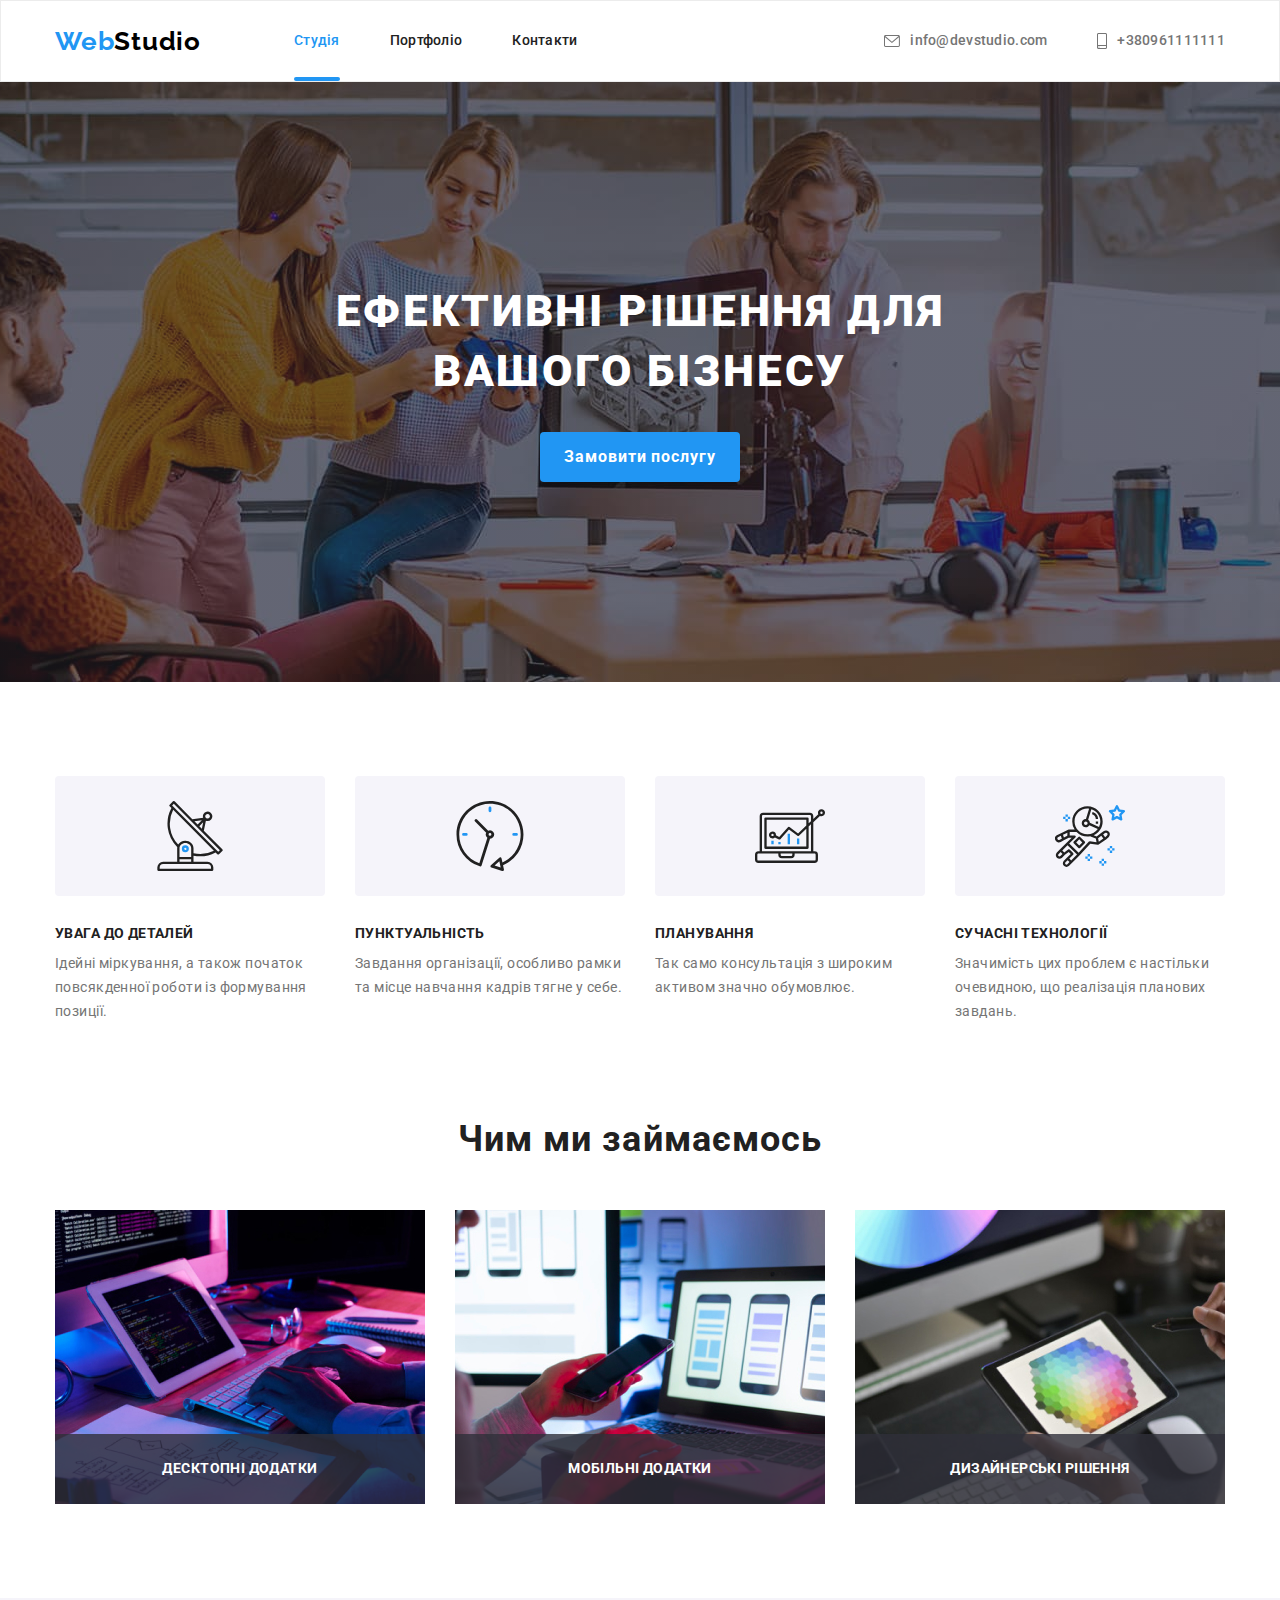
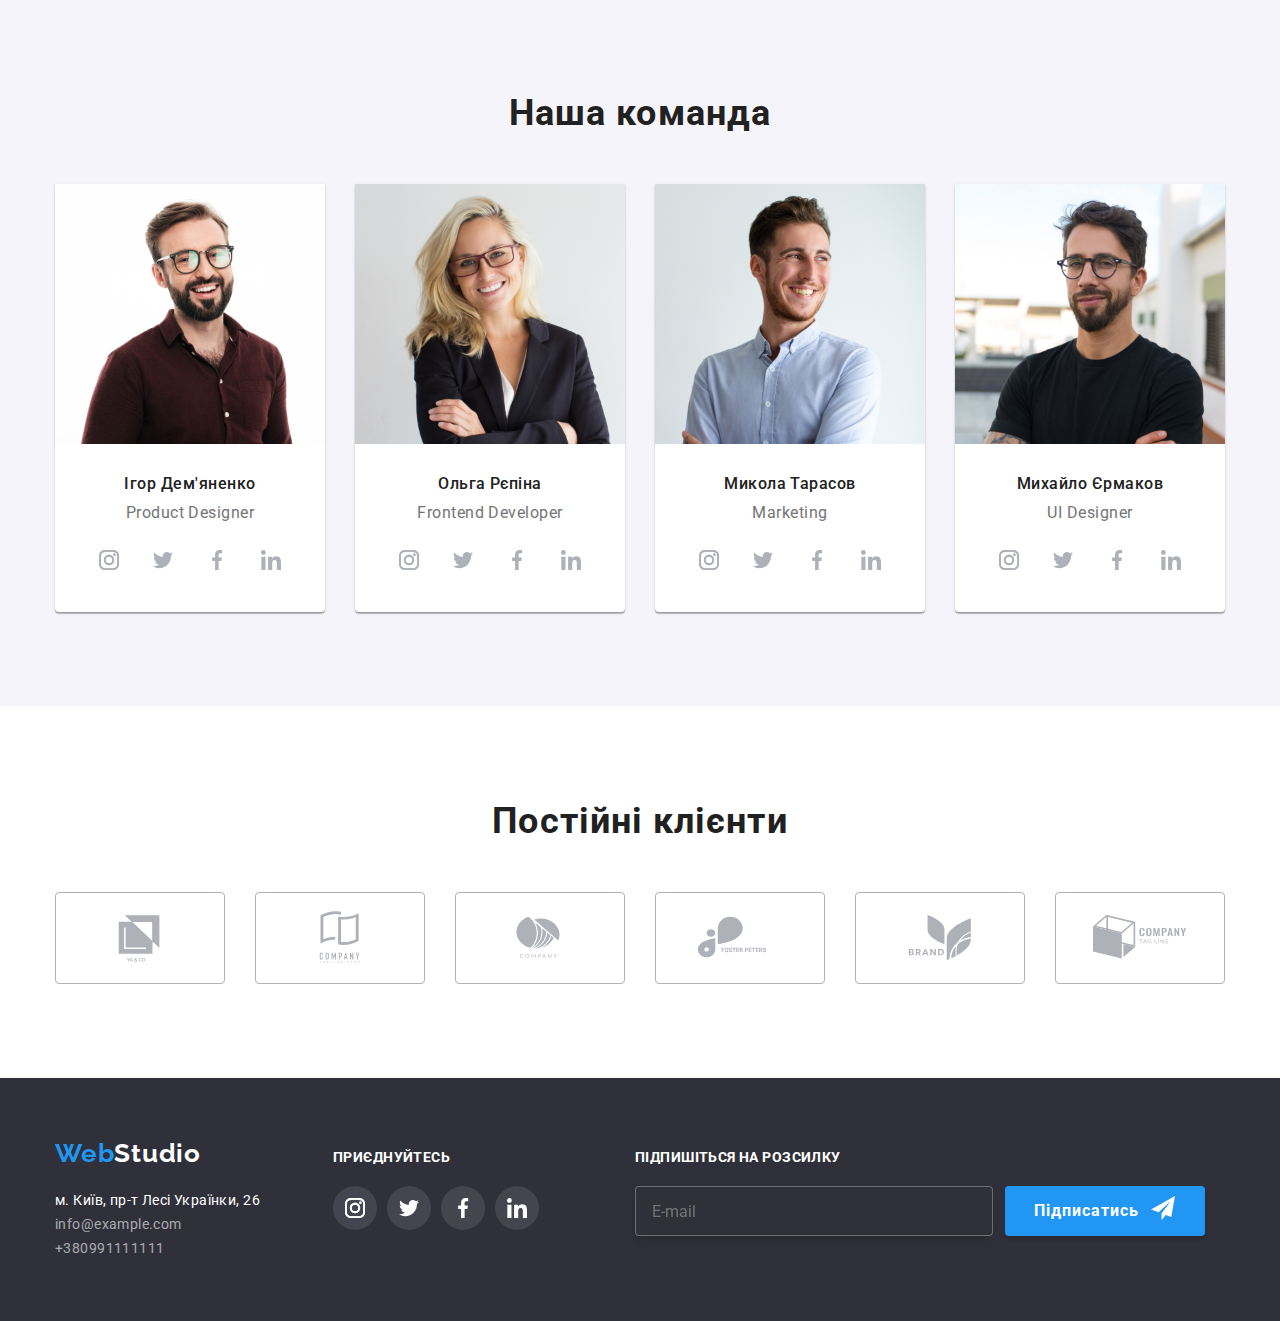
<file: index.html>
<!DOCTYPE html>
<html lang="uk">

<head>
    <meta charset="UTF-8">
    <meta http-equiv="X-UA-Compatible" content="IE=edge">
    <meta name="viewport" content="width=device-width, initial-scale=1.0">
    <title>Студія</title>
    <!-- Шрифти -->
    <link rel="preconnect" href="https://fonts.googleapis.com">
    <link rel="preconnect" href="https://fonts.gstatic.com" crossorigin>
    <link
        href="https://fonts.googleapis.com/css2?family=Raleway:wght@700&family=Roboto:ital,wght@0,400;0,500;0,700;1,900&display=swap"
        rel="stylesheet">
    <link rel="stylesheet"
        href="https://cdnjs.cloudflare.com/ajax/libs/modern-normalize/1.1.0/modern-normalize.min.css">
    <link rel="stylesheet" href="./CSS/main.min.css">
    <!-- <link rel="stylesheet" href="./CSS/styles.css"> -->
</head>

<body class="page" data-body>

    <!-- Секція хедер -->

    <header class="header">
        <div class="container header-container">
            <nav class="header-container">
                <a lang="en" class="logo header-logo" href="./index.html" aria-label="Посилання на студію">Web<span
                        class="logo__dark">Studio</span></a>
                <!-- Навігація сайту -->
                <ul class="nav">
                    <li class="nav__item">
                        <a class="nav nav--current active" href="">Студія</a>
                    </li>
                    <li class="nav__item"><a class="nav__link active" href="./portfolio.html">Портфоліо</a></li>
                    <li class="nav__item"><a class="nav__link active" href="">Контакти</a></li>
                </ul>
            </nav>
            <!-- Навігація контактів -->
            <ul class="nav nav--left">
                <li class="nav__group">
                    <a class="nav__mail active" href="mailto:info@devstudio.com">
                        <svg class="nav__icon active" width="16" height="12">
                            <use href="./images/icons.svg#icon-envelope-hover"></use>
                        </svg>
                        info@devstudio.com
                    </a>
                </li>
                <li>
                    <a class="nav__tel active" href="tel:+380961111111">
                        <svg class="nav__icon active" width="10" height="16">
                            <use href="./images/icons.svg#icon-smartphone"></use>
                        </svg>
                        +380961111111
                    </a>
                </li>
            </ul>
        </div>
    </header>

    <main>
        <!-- Секція Герой -->

        <section class="hero">
            <div class="container">
                <h1 class="hero-title">Ефективні рішення для вашого бізнесу</h1>
                <button class="btn btn--order" title="button" data-modal-open>Замовити послугу</button>
            </div>
        </section>

        <!--Модальне вікно  -->

        <div class="backdrop is-hidden" data-modal>
            <div class="modal">
                <button class="modal__close-btn" type="button" data-modal-close>
                    <svg class="modal__close-icon" width="18" height="18">
                        <use href="./images/icons.svg#icon-close"></use>
                    </svg>
                </button>
                <form class="modal__hero-form">
                    <strong class="modal__title">Залиште свої дані, ми передзвонимо вам</strong>
                    <div class="modal__inputs">
                        <label for="name">Ім'я</label>
                        <input 
                        type="text" 
                        name="name" 
                        autofocus
                        id="name" 
                        minlength="3"
                        maxlength="55"
                        placeholder="" 
                        class="modal__for-input" 
                        required />
                        <svg class="modal__icon" width="18" height="18">
                            <use href="./images/icons.svg#icon-person-modal"></use>
                        </svg> 
                        
                    </div>
                    <div class="modal__inputs">
                        <label for="tel">Телефон</label>                      
                        <input 
                        type="tel" 
                        name="tel" 
                        id="tel" 
                        minlength="3"
                        maxlength="55"
                        class="modal__for-input" 
                        required 
                        placeholder=" "/>
                        <svg class="modal__icon" width="18" height="18">
                            <use href="./images/icons.svg#icon-phone-modal"></use>
                        </svg>
                    </div>
                    <div class="modal__inputs">
                        <label for="email">Пошта</label>                        
                        <input 
                        type="email" 
                        name="email" 
                        id="email" 
                        class="modal__for-input" 
                        required
                        placeholder=" " />
                        <svg class="modal__icon" width="18" height="18">
                            <use href="./images/icons.svg#icon-email-modal"></use>
                        </svg>
                    </div>
                    <div class="modal__inputs">
                        <label for="feedback">Коментар</label>
                        <textarea 
                        name="feedback" 
                        id="feedback" 
                        class="modal__hiro-textarea"
                        placeholder="Введіть текст"></textarea>
                    </div>
                    <label class="modal-checkbox">
                        <input class="visually-hidden modal-checkbox__input" type="checkbox" name="user-agreement" />
                        <span class="modal-checkbox__custom">
                            <svg class="modal-checkbox__icon" width="11" height="8"><use href="./images/icons.svg#icon-Vector"></use></svg>  
                        </span>
                        <span class="modal-checkbox__agreement">Погоджуюся із розсилкою та приймаю&nbsp</span> 
                        <a class="contract" href="">Умови договору</a>
                    </label>
                    <button type="submit" class="btn btn--modal">Відправити</button>
                </form>
            </div>
            
        </div>

        <!-- Секція особливості -->

        <section class="section">
            <div class="container">
                <h2 hidden class="heading">Особливості</h2>
                <ul class="list card-set about-feature">
                    <li class="card-set__item benefits">
                        <div class="card-set__icon">
                            <svg width="70" height="70">
                                <use href="./images/icons.svg#icon-antenna"></use>
                            </svg>
                        </div>
                        <h3 class="card-set__heading">Увага до деталей</h3>
                        <p class="card-set__text">Ідейні міркування, а також початок повсякденної роботи із формування позиції.
                        </p>
                    </li>
                    <li class="card-set__item benefits">
                        <div class="card-set__icon">
                            <svg width="70" height="70">
                                <use href="./images/icons.svg#icon-clock"></use>
                            </svg>
                        </div>
                        <h3 class="card-set__heading">Пунктуальність</h3>
                        <p class="card-set__text">Завдання організації, особливо рамки та місце навчання кадрів тягне у себе.</p>
                    </li>
                    <li class="card-set__item benefits">
                        <div class="card-set__icon">
                            <svg width="70" height="70">
                                <use href="./images/icons.svg#icon-diagram"></use>
                            </svg>
                        </div>
                        <h3 class="card-set__heading">Планування</h3>
                        <p class="card-set__text">Так само консультація з широким активом значно обумовлює.</p>
                    </li>
                    <li class="card-set__item benefits">
                        <div class="card-set__icon">
                            <svg width="70" height="70">
                                <use href="./images/icons.svg#icon-astronaut"></use>
                            </svg>
                        </div>
                        <h3 class="card-set__heading">Сучасні технології</h3>
                        <p class="card-set__text">Значимість цих проблем є настільки очевидною, що реалізація планових завдань.
                        </p>
                    </li>
                </ul>
            </div>
        </section>

        <!-- Секція Роботи -->

        <section class="work">
            <div class="container">
                <h2 class="heading clients__title">Чим ми займаємось</h2>
                <ul class="list card-set">
                    <li class="work__items card-set__item">
                        <img src="./images/foto-1.jpg" alt="Вид робіт 1" width="370" height="294">
                        <div class="work__item">
                            <p class="work__text">Десктопні додатки</p>
                        </div>
                    </li>
                    <li class="work__items card-set__item">
                        <img src="./images/foto-2.jpg" alt="Вид робіт 2" width="370" height="294">
                        <div class="work__item">
                            <p class="work__text">Мобільні додатки</p>
                        </div>
                    </li>
                    <li class="work__items card-set__item">
                        <img src="./images/foto-3.jpg" alt="Вид робіт 3" width="370" height="294">
                        <div class="work__item">
                            <p class="work__text">Дизайнерські рішення</p>
                        </div>
                    </li>
                </ul>
            </div>
        </section>

        <!-- Секція  Наша команда -->

        <section class="team section">
            <div class="container">
                <h2 class="heading clients__title">Наша команда</h2>
                <ul class="list card-set">
                    <li class="team__card card-set__item">
                        <img src="./images/Игорь_Демьяненко.jpg" alt="Фото Ігоря Дем'яненка" width="270" height="260">
                        <div class="team__desc">
                            <h3 class="team__name">Ігор Дем'яненко</h3>
                            <p class="team__post" lang="en">Product Designer</p>
                            <ul class="social-media list">
                                <li class="social-media__item">
                                    <a class="social-media__link social-media__link--light" href="" target="_blank" rel="noopener noreferrer"
                                        aria-label="instagram">
                                        <svg class="social-media__icon" width="20" height="20">
                                            <use href="./images/icons.svg#icon-instagram"></use>
                                        </svg>
                                    </a>
                                </li>
                                <li class="social-media__item">
                                    <a class="social-media__link social-media__link--light" href="" target="_blank" rel="noopener noreferrer"
                                        aria-label="twitter">
                                        <svg class="social-media__icon" width="20" height="20">
                                            <use href="./images/icons.svg#icon-twitter"></use>
                                        </svg>
                                    </a>
                                </li>
                                <li class="social-media__item">
                                    <a class="social-media__link social-media__link--light" href="" target="_blank" rel="noopener noreferrer"
                                        aria-label="facebook">
                                        <svg class="social-media__icon" width="20" height="20">
                                            <use href="./images/icons.svg#icon-facebook"></use>
                                        </svg>
                                    </a>
                                </li>
                                <li class="social-media__item">
                                    <a class="social-media__link social-media__link--light" href="" target="_blank" rel="noopener noreferrer"
                                        aria-label="linkedin">
                                        <svg class="social-media__icon" width="20" height="20">
                                            <use href="./images/icons.svg#icon-linkedin"></use>
                                        </svg>
                                    </a>
                                </li>
                            </ul>
                        </div>
                    </li>

                    <li class="team__card card-set__item">
                        <img src="./images/Ольга_Репина.jpg" alt="Фото Ольги Рєпіної" width="270" height="260">
                        <div class="team__desc">
                            <h3 class="team__name">Ольга Рєпіна</h3>
                            <p class="team__post">Frontend Developer</p>
                            <ul class="social-media list">
                                <li class="social-media__item">
                                    <a class="social-media__link social-media__link--light" href="" target="_blank" rel="noopener noreferrer"
                                        aria-label="instagram">
                                        <svg class="social-media__icon" width="20" height="20">
                                            <use href="./images/icons.svg#icon-instagram"></use>
                                        </svg>
                                    </a>
                                </li>
                                <li class="social-media__item">
                                    <a class="social-media__link social-media__link--light" href="" target="_blank" rel="noopener noreferrer"
                                        aria-label="twitter">
                                        <svg class="social-media__icon" width="20" height="20">
                                            <use href="./images/icons.svg#icon-twitter"></use>
                                        </svg>
                                    </a>
                                </li>
                                <li class="social-media__item">
                                    <a class="social-media__link social-media__link--light" href="" target="_blank" rel="noopener noreferrer"
                                        aria-label="facebook">
                                        <svg class="social-media__icon" width="20" height="20">
                                            <use href="./images/icons.svg#icon-facebook"></use>
                                        </svg>
                                    </a>
                                </li>
                                <li class="social-media__item">
                                    <a class="social-media__link social-media__link--light" href="" target="_blank" rel="noopener noreferrer"
                                        aria-label="linkedin">
                                        <svg class="social-media__icon" width="20" height="20">
                                            <use href="./images/icons.svg#icon-linkedin"></use>
                                        </svg>
                                    </a>
                                </li>
                            </ul>
                        </div>
                    </li>
                    <li class="team__card card-set__item">
                        <img src="./images/Николай_Тарасов.jpg" alt="Фото Миколи Тарасова" width="270" height="260">
                        <div class="team__desc">
                            <h3 class="team__name">Микола Тарасов</h3>
                            <p class="team__post" lang="en">Marketing</p>
                            <ul class="social-media list">
                                <li class="social-media__item">
                                    <a class="social-media__link social-media__link--light" href="" target="_blank" rel="noopener noreferrer"
                                        aria-label="instagram">
                                        <svg class="social-media__icon" width="20" height="20">
                                            <use href="./images/icons.svg#icon-instagram"></use>
                                        </svg>
                                    </a>
                                </li>
                                <li class="social-media__item">
                                    <a class="social-media__link social-media__link--light" href="" target="_blank" rel="noopener noreferrer"
                                        aria-label="twitter">
                                        <svg class="social-media__icon" width="20" height="20">
                                            <use href="./images/icons.svg#icon-twitter"></use>
                                        </svg>
                                    </a>
                                </li>
                                <li class="social-media__item">
                                    <a class="social-media__link social-media__link--light" href="" target="_blank" rel="noopener noreferrer"
                                        aria-label="facebook">
                                        <svg class="social-media__icon" width="20" height="20">
                                            <use href="./images/icons.svg#icon-facebook"></use>
                                        </svg>
                                    </a>
                                </li>
                                <li class="social-media__item">
                                    <a class="social-media__link social-media__link--light" href="" target="_blank" rel="noopener noreferrer"
                                        aria-label="linkedin">
                                        <svg class="social-media__icon" width="20" height="20">
                                            <use href="./images/icons.svg#icon-linkedin"></use>
                                        </svg>
                                    </a>
                                </li>
                            </ul>
                        </div>
                    </li>
                    <li class="team__card card-set__item">
                        <img src="./images/Михаил_Ермаков.jpg" alt="Фото Михайла Єрмакова" width="270" height="260">
                        <div class="team__desc">
                            <h3 class="team__name">Михайло Єрмаков</h3>
                            <p class="team__post" lang="en">UI Designer</p>
                            <ul class="social-media list">
                                <li class="social-media__item">
                                    <a class="social-media__link social-media__link--light" href="" target="_blank" rel="noopener noreferrer"
                                        aria-label="instagram">
                                        <svg class="social-media__icon" width="20" height="20">
                                            <use href="./images/icons.svg#icon-instagram"></use>
                                        </svg>
                                    </a>
                                </li>
                                <li class="social-media__item">
                                    <a class="social-media__link social-media__link--light" href="" target="_blank" rel="noopener noreferrer"
                                        aria-label="twitter">
                                        <svg class="social-media__icon" width="20" height="20">
                                            <use href="./images/icons.svg#icon-twitter"></use>
                                        </svg>
                                    </a>
                                </li>
                                <li class="social-media__item">
                                    <a class="social-media__link social-media__link--light" href="" target="_blank" rel="noopener noreferrer"
                                        aria-label="facebook">
                                        <svg class="social-media__icon" width="20" height="20">
                                            <use href="./images/icons.svg#icon-facebook"></use>
                                        </svg>
                                    </a>
                                </li>
                                <li class="social-media__item">
                                    <a class="social-media__link social-media__link--light" href="" target="_blank" rel="noopener noreferrer"
                                        aria-label="linkedin">
                                        <svg class="social-media__icon" width="20" height="20">
                                            <use href="./images/icons.svg#icon-linkedin"></use>
                                        </svg>
                                    </a>
                                </li>
                            </ul>
                        </div>
                    </li>
                </ul>
            </div>
        </section>

        <!--Секція постійні клієнти  -->

        <section class="clients">
            <div class="container">
                <h2 class="heading clients__title">Постійні клієнти</h2>
                <ul class="list card-set">
                    <li class="clients__list card-set__item">
                        <a class="clients__link" href="" target="_blank" rel="noopener noreferrer"
                            aria-label="company_1">
                            <svg class="clients__icon" width="106" height="60">
                                <use href="./images/icons.svg#icon-Logo"></use>
                            </svg>
                        </a>
                    </li>
                    <li class="clients__list card-set__item">
                        <a class="clients__link" href="" target="_blank" rel="noopener noreferrer"
                            aria-label="company_2">
                            <svg class="clients__icon" width="106" height="60">
                                <use href="./images/icons.svg#icon-Logo-1"></use>
                            </svg>
                        </a>
                    </li>
                    <li class="clients__list card-set__item">
                        <a class="clients__link" href="" target="_blank" rel="noopener noreferrer"
                            aria-label="company_3">
                            <svg class="clients__icon" width="106" height="60">
                                <use href="./images/icons.svg#icon-Logo-2"></use>
                            </svg>
                        </a>
                    </li>
                    <li class="clients__list card-set__item">
                        <a class="clients__link" href="" target="_blank" rel="noopener noreferrer"
                            aria-label="company_4">
                            <svg class="clients__icon" width="106" height="60">
                                <use href="./images/icons.svg#icon-Logo-3"></use>
                            </svg>
                        </a>
                    </li>
                    <li class="clients__list card-set__item">
                        <a class="clients__link" href="" target="_blank" rel="noopener noreferrer"
                            aria-label="company_5">
                            <svg class="clients__icon" width="106" height="60">
                                <use href="./images/icons.svg#icon-Logo-4"></use>
                            </svg>
                        </a>
                    </li>
                    <li class="clients__list card-set__item">
                        <a class="clients__link" href="" target="_blank" rel="noopener noreferrer"
                            aria-label="company_6">
                            <svg class="clients__icon" width="106" height="60">
                                <use href="./images/icons.svg#icon-Logo-5"></use>
                            </svg>
                        </a>
                    </li>
                </ul>
            </div>
        </section>
    </main>

    <!-- Секція Футер -->

    <footer class="footer">
        <div class="container">
            <div class="holder">
                <a lang="en" class="logo footer-logo" href="./index.html" aria-label="Посилання на студію">Web<span
                        class="logo__light">Studio</span></a>
                <address>
                    <ul class="list contacts">
                        <li>
                            <a class="contacts__adds active" href="https://goo.gl/maps/7YwU6FTkQ5FnYXwe8" target="_blank"
                                rel="noopener noreferrer">м.
                                Київ, пр-т Лесі Українки, 26</a>
                        </li>
                        <li>
                            <a lang="en" class="contacts__mail2 active" href="mailto:info@example.com">info@example.com</a>
                        </li>
                        <li>
                            <a class="contacts__phone active" href="tel:+380991111111">+380991111111</a>
                        </li>
                    </ul>
                </address>
            </div>
            <div class="holder holder-draft">
                <strong class="footer-title">Приєднуйтесь</strong>
                <ul class="social-media list">
                    <li class="social-media__item">
                        <a class="social-media__link social-media__link--dark" href="" target="_blank" rel="noopener noreferrer"
                            aria-label="instagram">
                            <svg class="social-media__icon" width="20" height="20">
                                <use href="./images/icons.svg#icon-instagram"></use>
                            </svg>
                        </a>
                    </li>
                    <li class="social-media__item">
                        <a class="social-media__link social-media__link--dark" href="" target="_blank" rel="noopener noreferrer"
                            aria-label="twitter">
                            <svg class="social-media__icon" width="20" height="20">
                                <use href="./images/icons.svg#icon-twitter"></use>
                            </svg>
                        </a>
                    </li>
                    <li class="social-media__item">
                        <a class="social-media__link social-media__link--dark" href="" target="_blank" rel="noopener noreferrer"
                            aria-label="facebook">
                            <svg class="social-media__icon" width="20" height="20">
                                <use href="./images/icons.svg#icon-facebook"></use>
                            </svg>
                        </a>
                    </li>
                    <li class="social-media__item">
                        <a class="social-media__link social-media__link--dark" href="" target="_blank" rel="noopener noreferrer"
                            aria-label="linkedin">
                            <svg class="social-media__icon" width="20" height="20">
                                <use href="./images/icons.svg#icon-linkedin"></use>
                            </svg>
                        </a>
                    </li>
                </ul>
            </div>
            <div class="holder holder-draft2">
                <strong class="footer-title">Підпишіться на розсилку</strong>
                <form class="footer__form">
                    <label >
                        <input class="footer__placeholder" type="email" name="email" placeholder="E-mail" />
                    </label>
                    <button type="submit" class="btn btn--sabmit">
                        Підписатись
                        <svg class="btn__icon" width="24" height="24">
                            <use href="./images/icons.svg#icon-send"></use>
                        </svg>
                    </button>
                </form>
                
            </div>
        </div>
    </footer>
    <script src="./JS/modal.js"></script>
</body>

</html>
</file>
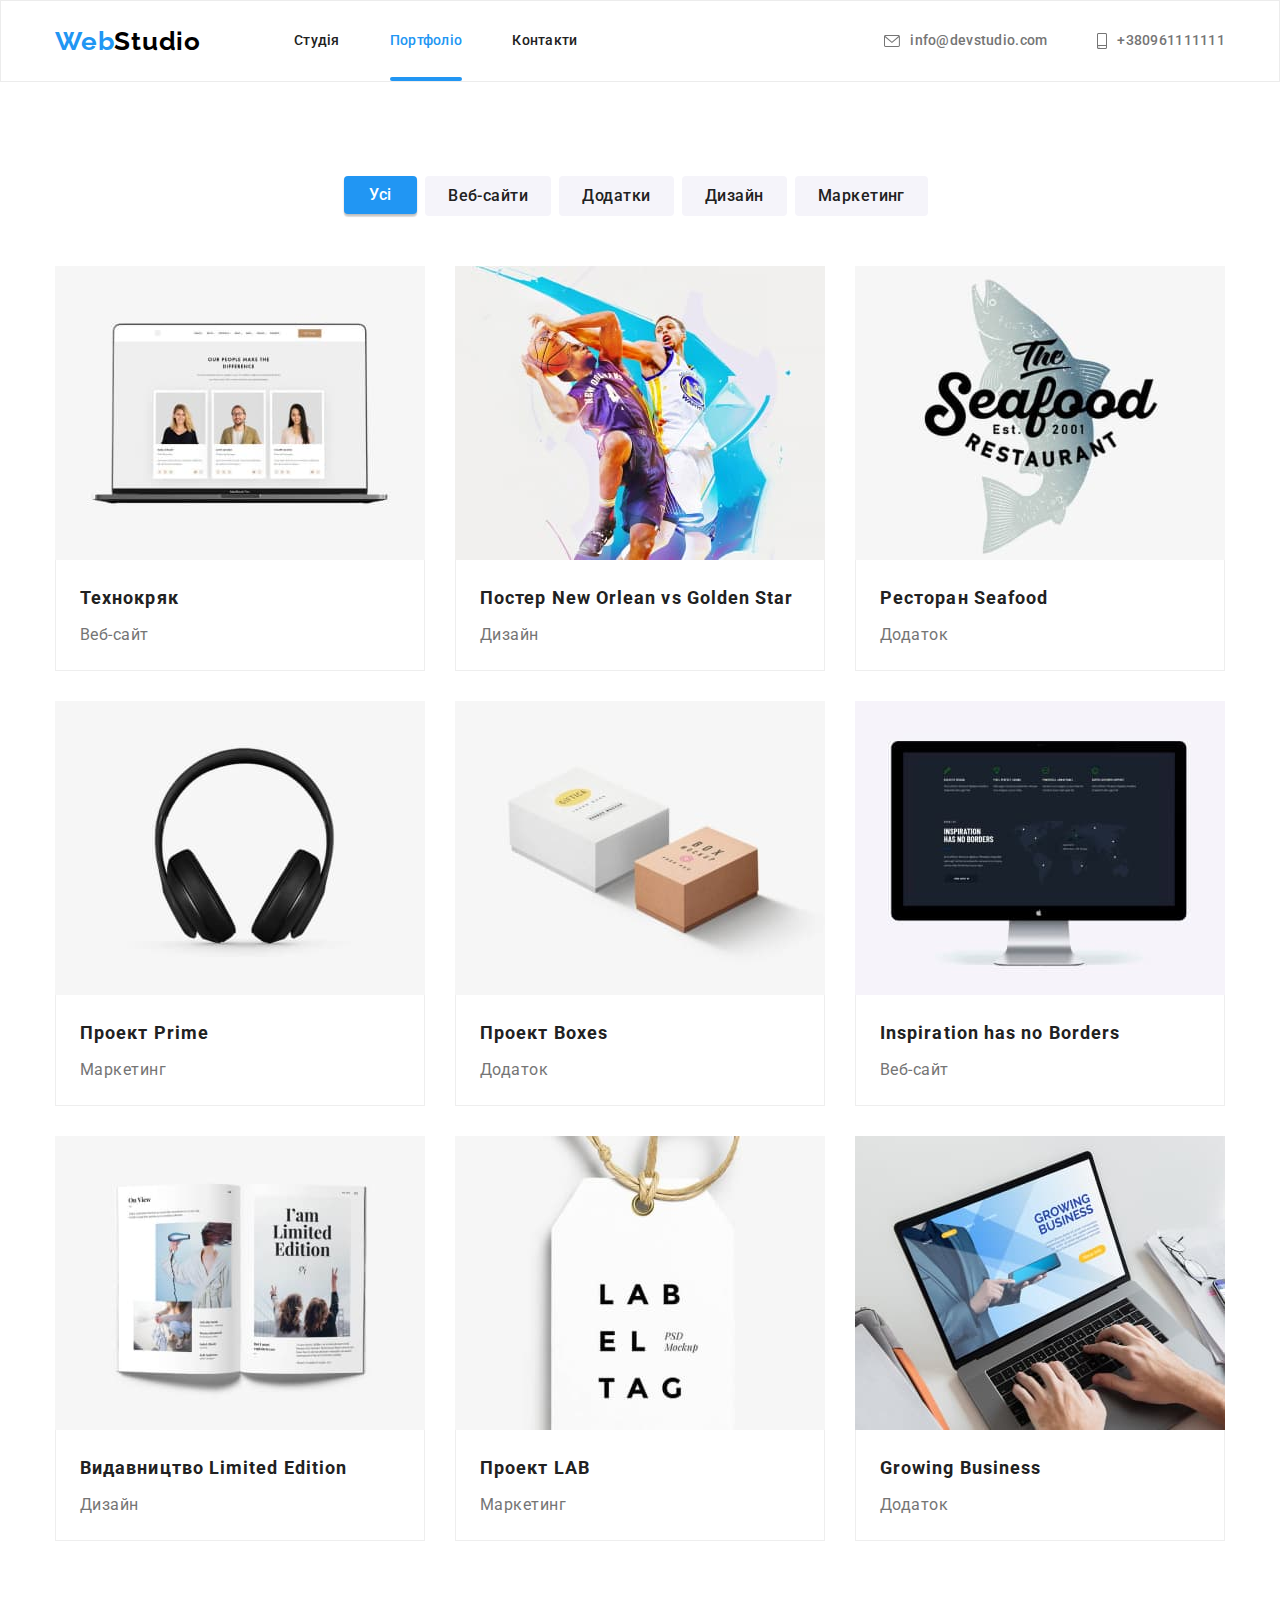
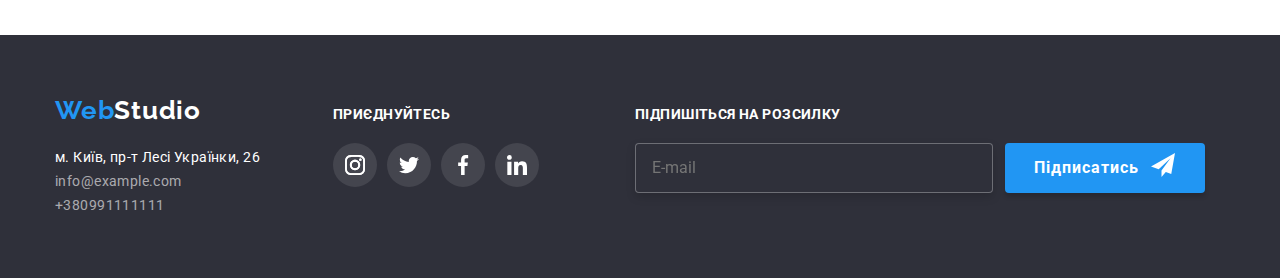
<file: portfolio.html>
<!DOCTYPE html>
<html lang="uk">

<head>
    <meta charset="UTF-8">
    <meta http-equiv="X-UA-Compatible" content="IE=edge">
    <meta name="viewport" content="width=device-width, initial-scale=1.0">
    <title>Портфоліо</title>
    <!-- Шрифти -->
    <link rel="preconnect" href="https://fonts.googleapis.com">
    <link rel="preconnect" href="https://fonts.gstatic.com" crossorigin>
    <link
        href="https://fonts.googleapis.com/css2?family=Raleway:wght@700&family=Roboto:ital,wght@0,400;0,500;0,700;1,900&display=swap"
        rel="stylesheet">
    <link rel="stylesheet"
        href="https://cdnjs.cloudflare.com/ajax/libs/modern-normalize/1.1.0/modern-normalize.min.css">
    <link rel="stylesheet" href="./CSS/main.min.css">
    <!-- <link rel="stylesheet" href="./CSS/styles.css"> -->
</head>

<body class="page">

    <!-- Секція хедер -->

    <header class="header">
        <div class="container header-container">
            <nav class="header-container">
                <a lang="en" class="logo header-logo" href="./index.html" aria-label="Посилання на студію">Web<span
                        class="logo__dark">Studio</span></a>
                <!-- Навігація сайту -->
                <ul class="nav">
                    <li class="nav__item"><a class="nav__link active" href="./index.html">Студія</a></li>
                    <li class="nav__item"><a class="nav nav--current active" href="">Портфоліо</a></li>
                    <li class="nav__item"><a class="nav__link active" href="">Контакти</a></li>
                </ul>
            </nav>
            <!-- Навігація контактів -->
            <ul class="nav nav--left">
                <li class="nav__group">
                    <a class="nav__mail active" href="mailto:info@devstudio.com">
                        <svg class="nav__icon active" width="16" height="12">
                            <use href="./images/icons.svg#icon-envelope-hover"></use>
                        </svg>
                        info@devstudio.com
                    </a>
                </li>
                <li>
                    <a class="nav__tel active" href="tel:+380961111111">
                        <svg class="nav__icon active" width="10" height="16">
                            <use href="./images/icons.svg#icon-smartphone"></use>
                        </svg>
                        +380961111111
                    </a>
                </li>
            </ul>
        </div>
    </header>
    <main>
        <!-- Секція Роботи -->
        <section class="section">
            <div class="container">
                <h1 hidden>Приклади робіт</h1>

                <!-- Секція Радіокнопки -->
                <ul class="btn-radio">
                    <li class="btn-radio__control"><button type="button" class="btn-radio__list btn-radio__list--current">Усі</button></li>
                    <li class="btn-radio__control"><button type="button" class="btn-radio__list">Веб-сайти</button></li>
                    <li class="btn-radio__control"><button type="button" class="btn-radio__list">Додатки</button></li>
                    <li class="btn-radio__control"><button type="button" class="btn-radio__list">Дизайн</button></li>
                    <li class="btn-radio__control"><button type="button" class="btn-radio__list">Маркетинг</button></li>
                </ul>

                <!-- Секція Карток -->
                <ul class="list card-set ">
                    <li class="card-portfolio card-set__item">
                        <a href="">
                            <div class="product">
                                <img src="./images/Технокряк.jpg" alt="Фото роботи Технокряк" width="370" height="294">
                                <div class="overlay">
                                    <p class="overlay__text">Ресурс пропонує комплексні пропозиції з різним рівнем функціоналу та
                                        сервісів. Все це дозволить
                                        відвідувачеві
                                        отримати
                                        вичерпні відомості про компанію або приватну особу.
                                    </p>
                                </div>
                            </div>
                            <div class="inner">
                                <h2 class="apply-robot">Технокряк</h2>
                                <p class="category">Веб-сайт</p>
                            </div>

                        </a>
                    </li>
                    <li class="card-portfolio card-set__item">
                        <a href="">
                            <div class="product">
                                <img src="./images/New_Orlean.jpg" alt="Фото роботи Постер New Orlean vs Golden Star"
                                    width="370" height="294">
                                <div class="overlay">
                                    <p class="overlay__text">Ресурс пропонує комплексні пропозиції з різним рівнем функціоналу та
                                        сервісів. Все це дозволить
                                        відвідувачеві
                                        отримати
                                        вичерпні відомості про компанію або приватну особу.
                                    </p>
                                </div>
                            </div>
                            <div class="inner">
                                <h2 class="apply-robot">Постер <span lang="en">New Orlean vs Golden Star</span></h2>
                                <p class="category">Дизайн</p>
                            </div>
                        </a>
                    </li>
                    <li class="card-portfolio card-set__item">
                        <a href="">
                            <div class="product">
                                <img src="./images/Seafood.jpg" alt="Фото роботи Ресторан Seafood" width="370"
                                    height="294">
                                <div class="overlay">
                                    <p class="overlay__text">Ресурс пропонує комплексні пропозиції з різним рівнем функціоналу та
                                        сервісів. Все це дозволить
                                        відвідувачеві
                                        отримати
                                        вичерпні відомості про компанію або приватну особу.
                                    </p>
                                </div>
                            </div>
                            <div class="inner">
                                <h2 class="apply-robot">Ресторан <span lang="en">Seafood</span></h2>
                                <p class="category">Додаток</p>
                            </div>
                        </a>
                    </li>
                    <li class="card-portfolio card-set__item">
                        <a href="">
                            <div class="product">
                                <img src="./images/Prime.jpg" alt="Фото роботи роект Prime" width="370" height="294">
                                <div class="overlay">
                                    <p class="overlay__text">Ресурс пропонує комплексні пропозиції з різним рівнем функціоналу та
                                        сервісів. Все це дозволить
                                        відвідувачеві
                                        отримати
                                        вичерпні відомості про компанію або приватну особу.
                                    </p>
                                </div>
                            </div>
                            <div class="inner">
                                <h2 class="apply-robot">Проект <span lang="en">Prime</span></h2>
                                <p class="category">Маркетинг</p>
                            </div>
                        </a>
                    </li>
                    <li class="card-portfolio card-set__item">
                        <a href="">
                            <div class="product">
                                <img src="./images/Boxes.jpg" alt="Фото роботи Проект Boxes" width="370" height="294">
                                <div class="overlay">
                                    <p class="overlay__text">Ресурс пропонує комплексні пропозиції з різним рівнем функціоналу та
                                        сервісів. Все це дозволить
                                        відвідувачеві
                                        отримати
                                        вичерпні відомості про компанію або приватну особу.
                                    </p>
                                </div>
                            </div>
                            <div class="inner">
                                <h2 class="apply-robot">Проект <span lang="en">Boxes</span></h2>
                                <p class="category">Додаток</p>
                            </div>
                        </a>
                    </li>
                    <li class="card-portfolio card-set__item">
                        <a href="">
                            <div class="product">
                                <img src="./images/Inspiration.jpg" alt="Фото роботи Inspiration has no Borders"
                                    width="370" height="294">
                                <div class="overlay">
                                    <p class="overlay__text">Ресурс пропонує комплексні пропозиції з різним рівнем функціоналу та
                                        сервісів. Все це дозволить
                                        відвідувачеві
                                        отримати
                                        вичерпні відомості про компанію або приватну особу.
                                    </p>
                                </div>
                            </div>
                            <div class="inner">
                                <h2 class="apply-robot"><span lang="en">Inspiration has no Borders</span></h2>
                                <p class="category">Веб-сайт</p>
                            </div>
                        </a>
                    </li>
                    <li class="card-portfolio card-set__item">
                        <a href="">
                            <div class="product">
                                <img src="./images/Limited_Edition.jpg" alt="Фото роботи Видавництво Limited Edition"
                                    width="370" height="294">
                                <div class="overlay">
                                    <p class="overlay__text">Ресурс пропонує комплексні пропозиції з різним рівнем функціоналу та
                                        сервісів. Все це дозволить
                                        відвідувачеві
                                        отримати
                                        вичерпні відомості про компанію або приватну особу.
                                    </p>
                                </div>
                            </div>
                            <div class="inner">
                                <h2 class="apply-robot">Видавництво <span lang="en">Limited Edition</span></h2>
                                <p class="category">Дизайн</p>
                            </div>
                        </a>
                    </li>
                    <li class="card-portfolio card-set__item">
                        <a href="">
                            <div class="product">
                                <img src="./images/LAB.jpg" alt="Фото роботи Проект LAB" width="370" height="294">
                                <div class="overlay">
                                    <p class="overlay__text">Ресурс пропонує комплексні пропозиції з різним рівнем функціоналу та
                                        сервісів. Все це дозволить
                                        відвідувачеві
                                        отримати
                                        вичерпні відомості про компанію або приватну особу.
                                    </p>
                                </div>
                            </div>
                            <div class="inner">
                                <h2 class="apply-robot">Проект <span lang="en">LAB</span></h2>
                                <p class="category">Маркетинг</p>
                            </div>
                        </a>
                    </li>
                    <li class="card-portfolio card-set__item">
                        <a href="">
                            <div class="product">
                                <img src="./images/Growing-Business.jpg" alt="Фото роботи Growing Business" width="370"
                                    height="294">
                                <div class="overlay">
                                    <p class="overlay__text">Ресурс пропонує комплексні пропозиції з різним рівнем функціоналу та
                                        сервісів. Все це дозволить
                                        відвідувачеві
                                        отримати
                                        вичерпні відомості про компанію або приватну особу.
                                    </p>
                                </div>

                            </div>
                            <div class="inner">
                                <h2 class="apply-robot"><span lang="en">Growing Business</span></h2>
                                <p class="category">Додаток</p>
                            </div>
                        </a>
                    </li>
                </ul>
            </div>

        </section>

    </main>
    <!-- Секція Футер -->

    <footer class="footer">
        <div class="container">
            <div class="holder">
                <a lang="en" class="logo footer-logo" href="./index.html" aria-label="Посилання на студію">Web<span
                        class="logo__light">Studio</span></a>
                <address>
                    <ul class="list contacts">
                        <li>
                            <a class="contacts__adds active" href="https://goo.gl/maps/7YwU6FTkQ5FnYXwe8" target="_blank"
                                rel="noopener noreferrer">м.
                                Київ, пр-т Лесі Українки, 26</a>
                        </li>
                        <li>
                            <a lang="en" class="contacts__mail2 active" href="mailto:info@example.com">info@example.com</a>
                        </li>
                        <li>
                            <a class="contacts__phone active" href="tel:+380991111111">+380991111111</a>
                        </li>
                    </ul>
                </address>
            </div>
            <div class="holder holder-draft">
                <h2 class="footer-title">Приєднуйтесь</h2>
                <ul class="social-media list">
                    <li class="social-media__item">
                        <a class="social-media__link social-media__link--dark" href="" target="_blank" rel="noopener noreferrer"
                            aria-label="instagram">
                            <svg class="social-media__icon" width="20" height="20">
                                <use href="./images/icons.svg#icon-instagram"></use>
                            </svg>
                        </a>
                    </li>
                    <li class="social-media__item">
                        <a class="social-media__link social-media__link--dark" href="" target="_blank" rel="noopener noreferrer"
                            aria-label="twitter">
                            <svg class="social-media__icon" width="20" height="20">
                                <use href="./images/icons.svg#icon-twitter"></use>
                            </svg>
                        </a>
                    </li>
                    <li class="social-media__item">
                        <a class="social-media__link social-media__link--dark" href="" target="_blank" rel="noopener noreferrer"
                            aria-label="facebook">
                            <svg class="social-media__icon" width="20" height="20">
                                <use href="./images/icons.svg#icon-facebook"></use>
                            </svg>
                        </a>
                    </li>
                    <li class="social-media__item">
                        <a class="social-media__link social-media__link--dark" href="" target="_blank" rel="noopener noreferrer"
                            aria-label="linkedin">
                            <svg class="social-media__icon" width="20" height="20">
                                <use href="./images/icons.svg#icon-linkedin"></use>
                            </svg>
                        </a>
                    </li>
                </ul>
            </div>
            <div class="holder  holder-draft2">
                <strong class="footer-title">Підпишіться на розсилку</strong>
                <form class="footer__form">
                    <label>
                        <input class="footer__placeholder" type="email" name="email" placeholder="E-mail" />
                    </label>
                    <button type="submit" class="btn btn--sabmit">
                        Підписатись
                        <svg class="btn__icon" width="24" height="24">
                            <use href="./images/icons.svg#icon-send"></use>
                        </svg>
                    </button>
                </form>
            
            </div>
        </div>
    </footer>

</body>

</html>
</file>
<file: CSS/styles.css>
/*formulas */

:root {
    /* color */
    --primary-text-color: #212121;
    --text-color-logo: #000000;
    --title-text-color: #757575;
    --secondary-title-text-color: #AFB1B8;
    --accent-color: #2196F3;
    --section-background-colour: #2F303A;
    --main-page-color: #FFFFFF;
    --secondary-backgraund-color: #F5F4FA;
    --hero_btn-backgraund-color: #188CE8;

    /* others */
    --items: 3;
    --indent: 30px;

    /* transform */
    --timing-transform: 250ms cubic-bezier(0.4, 0, 0.2, 1);
    --timing-text-color: color 250ms cubic-bezier(0.4, 0, 0.2, 1);
    --timing-backgraund-color: backgraund-color 250ms cubic-bezier(0.4, 0, 0.2, 1);
}

/* global */

html {
    box-sizing: border-box;
}

*,
*::before,
*::after {
    box-sizing: inherit;
}

.page {
    font-family: 'Roboto', sans-serif;
    font-style: normal;
    color: var(--primary-text-color);
    font-size: 14px;
}

h1,
h2,
h3,
h4,
p {
    margin: 0;
}

ul {
    padding: 0;
    margin: 0;
}

img {
    display: block;
    max-width: 100%;
    height: auto;
}

a {
    text-decoration: none;
}

/* visually-hidden hide elements */
.visually-hidden {
    position: absolute;
    white-space: nowrap;
    width: 1px;
    height: 1px;
    overflow: hidden;
    border: 0;
    padding: 0;
    clip: rect(0 0 0 0);
    clip-path: inset(50%);
    margin: -1px;
}

/* grid flex-box */

.card-set {
    display: flex;
    flex-wrap: wrap;
    margin: calc(-1 * var(--indent) / 2);
  
}

.card-set__item {
    margin: calc(var(--indent) / 2);
    flex-basis: calc((100% - var(--indent) * var(--items))/ var(--items));
}

.container {
    width: 1200px;
    margin-left: auto;
    margin-right: auto;
    padding-left: 15px;
    padding-right: 15px;
}

.section {
    padding-bottom: 94px;
    padding-top: 94px;
}

.no-scroll {
    overflow: hidden;
}

.heading {
    font-size: 36px;
    line-height: 1.17;
    text-align: center;
    letter-spacing: 0.03em;
    color: var(--primary-text-color);
}

.heading-title {
    margin-bottom: 50px;
}
/* global hover & focus  */
.active:hover,
.active:focus {
    color: var(--accent-color);
}

/* logo */
.logo {    
    font-family: 'Raleway', sans-serif;
    font-weight: 700;
    font-size: 26px;
    line-height: 1.19;
    letter-spacing: 0.03em;   
    color: var(--accent-color);
    transition: var(--timing-text-color);
}

.logo:hover,
.logo:focus {
    color: var(--accent-color);
}
.header-logo {
    margin-right: 93px;
    padding-top: 24px;
    padding-bottom: 24px;
}
.footer-logo {
    margin-bottom: 20px;
}

.logo__studio--dark {
    color: var(--text-color-logo);
}

.logo__studio--light {
    color: var(--main-page-color);
}

/* social-media */

.social-media {
    justify-content: center;
    width: 206px;
    margin-right: auto;
    margin-left: auto;
}

.social-media__item:not(:last-child) {
    margin-right: 10px;
}

.social-media__link {
    display: flex;
    align-items: center;
    justify-content: center;
    width: 44px;
    height: 44px;
    border-color: var(--main-page-color);
    border-radius: 50%;
    transition: var(--timing-text-color), var(--timing-backgraund-color);
}
.social-media__link--dark {
    color: var(--main-page-color);
    background: rgba(255, 255, 255, 0.1);
}

.social-media__link--light {
    color: var(--secondary-title-text-color);
}

.social-media__link:hover,
.social-media__link:focus {
    color: var(--main-page-color);
    background-color: var(--accent-color);
}  
.social-media__icon {
    fill: currentColor;
}
/* button */
.btn {
    width: 200px;
    height: 50px;
    font-weight: 700;
    font-size: 16px;
    line-height: 1.88;
    letter-spacing: 0.06em;
    color: var(--main-page-color);
    background-color: var(--accent-color);
    box-shadow: 0px 4px 4px rgba(0, 0, 0, 0.15);
    border-radius: 4px;
    border: transparent;
}
.btn--order {
    display: inline-block;   
    transition: var(--timing-backgraund-color), var(--timing-text-color)
}

.btn--order:hover,
.btn--order:focus,
.btn--modal:focus,
.btn--modal:hover {
    background-color: var(--hero_btn-backgraund-color);
    border: transparent;
}
.btn--sabmit {
    display: flex;
    padding-top: 10px;
    padding-right: 28px;
    padding-bottom: 10px;
    padding-left: 29px
}
.btn__icon {
    margin-left: 12px;
}
.btn--modal {
    margin-left: 165px;
    outline: var(--accent-color);
    transition: var(--timing-backgraund-color);
}
/* header */

.header {
    background: var(--main-page-color);
    border: 1px solid #ECECEC;
}

.header-container {
    display: flex;
    align-items: center;
}

.nav--left {    
    margin-left: auto;
}

.nav__item:not(:last-child) {
    margin-right: 50px;
}

.nav__link,
.nav__item {
    font-weight: 500;
    font-size: 14px;
    line-height: 1.14;
    letter-spacing: 0.02em;
    color: var(--primary-text-color);
    text-decoration: none;
    padding: 32px 0;

    transition: var(--timing-text-color);
}

.nav__mail,
.nav__tel {
    display: flex;
    align-items: center;
    justify-content: center;
    width: 100%;
    height: 100%;
    font-weight: 500;
    font-size: 14px;
    line-height: 1.14;
    padding: 32px 0;
    letter-spacing: 0.02em;
    color: var(--title-text-color);

    transition: var(--timing-text-color);
}

.nav__group {
    margin-right: 50px;
}

.nav--current {
    color: var(--accent-color);
}


.nav__item>.nav--current::after {
    content: '';
    position: absolute;
    bottom: 0px;
    left: 0;
    width: 100%;
    height: 4px;


    background: var(--accent-color);
    border-radius: 2px;
}


.nav__item {
    position: relative;
}

.nav,
.list {
    list-style: none;
    display: flex;
    align-items: flex-start;
    justify-content: space-between;
}

/* hero */
.hero {
    text-align: center;
    max-width: 1600px;
    height: 600px;
    padding: 200px 0;
    margin-left: auto;
    margin-right: auto;
    background-color: var(--section-background-colour);
    background-image: linear-gradient(to right, rgba(47, 48, 58, 0.4), rgba(47, 48, 58, 0.4)),
    url(../images/hero.jpg);
    background-repeat: no-repeat;
    background-position: center;
    background-size: cover;
}

.hero-title {
    margin-top: 0;
    margin-bottom: 30px;
    margin-left: 237px;
    margin-right: 237px;
    letter-spacing: 0.06em;
    font-weight: 900;
    font-size: 44px;
    line-height: 1.36;
    color: var(--main-page-color);
    text-transform: uppercase;
}

/* section */

.benefits {
    --items: 4;

}

.about-feature {
    margin: -15px;

}


.work {
    padding-bottom: 94px;
}

.work__items {
    position: relative;
}

.work__item {
    position: absolute;
    bottom: 0;
    width: 100%;
    height: 70px;
    background: rgba(47, 48, 58, 0.8);

}

.work__text {
    font-family: 'Roboto';
    font-style: normal;
    font-weight: 700;
    font-size: 14px;
    line-height: 1.14;
    text-align: center;
    letter-spacing: 0.03em;
    text-transform: uppercase;
    color: var(--main-page-color);
    padding: 27px 82px;

}

.card-set__heading {
    margin-top: 0px;
    margin-bottom: 10px;
    width: 270px;
    font-weight: 700;
    font-size: 14px;
    line-height: 1.14;
    letter-spacing: 0.03em;
    text-transform: uppercase;
    color: var(--primary-text-color);
}

.card-set__text {
    margin-top: 0;
    margin-bottom: 0;
    width: 270px;
    font-size: 14px;
    line-height: 1.71;
    letter-spacing: 0.03em;
    color: var(--title-text-color);
}

/* section our team */

.team {
    background: var(--secondary-backgraund-color);

}

.team__card {
    background: var(--main-page-color);
    box-shadow: 0px 1px 3px rgba(0, 0, 0, 0.12), 0px 1px 1px rgba(0, 0, 0, 0.14), 0px 2px 1px rgba(0, 0, 0, 0.2);
    border-radius: 0px 0px 4px 4px;
    width: 270px;
    --items: 4;
}

.team__desc {
    padding-top: 30px;
    padding-bottom: 30px;

}

.team__name {
    margin-bottom: 10px;
    font-weight: 500;
    font-size: 16px;
    line-height: 1.19;
    text-align: center;
    letter-spacing: 0.03em;
    color: var(--primary-text-color);
}

.team__post {
    margin-bottom: 16px;
    font-weight: 400;
    font-size: 16px;
    line-height: 1.19;
    text-align: center;
    letter-spacing: 0.03em;
    color: var(--title-text-color);
}

/* icon style */

.nav__icon {
    margin-right: 10px;
    fill: currentColor;

    transition: var(--timing-text-color);

}

.card-set__icon {
    display: flex;
    justify-content: center;
    align-items: center;
    margin-bottom: 30px;
    border-radius: 4px;
    width: 270px;
    height: 120px;
    background-color: var(--secondary-backgraund-color);
}

/* section clients */
.clients {
    padding-top: 94px;
    padding-bottom: 94px;
}


.clients-list {
    box-sizing: border-box;
    padding: 0;
    width: 170px;
    height: 92px;
    --items: 6;

}

.clients-link:hover,
.clients-link:focus {
    border-color: var(--accent-color);
    color: var(--accent-color);
}

.clients-icon {
    fill: currentColor;
}


.clients-link {
    height: 92px;
    display: flex;
    object-fit: contain;
    justify-content: center;
    align-items: center;
    contain: content;
    border: 1px solid var(--secondary-title-text-color);
    border-radius: 4px;
    color: var(--secondary-title-text-color);

    transition: var(--timing-text-color), var(--timing-backgraund-color);
}

/* footer */

.footer {
    padding: 60px 0;
    background: var(--section-background-colour);
    color: var(--main-page-color);
}

.contacts {
    display: block;
    font-weight: 400;
    font-style: normal;
    font-size: 14px;
    line-height: 1.71;
    letter-spacing: 0.03em;

    transition: var(--timing-text-color);    
}

.contacts__adds {
    margin-bottom: 6px;
    color: var(--main-page-color);
}

.contacts__mail2 {
    margin-bottom: 9px;
    color: rgba(255, 255, 255, 0.6);
}

.contacts__phone {
    color: rgba(255, 255, 255, 0.6);
}

.holder {
    display: inline-flex;
    flex-direction: column;
    
}
.holder-draft {
    margin-left: 70px;
}

.footer-title {
    margin-bottom: 20px;
    padding: 0;
    font-style: normal;
    font-weight: 700;
    font-size: 14px;
    line-height: 1.14;
    letter-spacing: 0.03em;
    text-transform: uppercase;
    color: var(--main-page-color);
}

.holder-draft2 {   
    margin-left: 93px;
    
}
.footer__form {
    display: flex;
}

.footer__placeholder {
    width: 358px;
    height: 50px;
    margin-right: 12px;
    padding-left: 16px;
    padding-top: 15px ;
    padding-bottom: 15px;

    color: rgba(255, 255, 255, 0.6);
    font-style: normal;
    font-weight: 400;
    font-size: 16px;
    line-height: 1.25;

    border: 1px solid rgba(255, 255, 255, 0.3);
    filter: drop-shadow(0px 4px 4px rgba(0, 0, 0, 0.15));
    border-radius: 4px;
    background-color: var(--section-background-colour);
}
.btn--sabmit {
    display: flex;
    width: 200px;
    height: 50px;  
    padding-top: 10px;
    padding-right: 28px;
    padding-bottom: 10px;
    padding-left: 29px;
    margin: 0;

    background: var(--accent-color);
    color: var(--main-page-color);
    font-style: normal;
    font-weight: 700;
    font-size: 16px;
    line-height: 1.88;
    border: transparent;
    box-shadow: 0px 4px 4px rgba(0, 0, 0, 0.15);
    border-radius: 4px;
    
}
.btn__icon {
    margin-left: 12px;
}


/* page portfolio*/

.card-portfolio {
    position: relative;
    overflow: hidden;
    background: var(--main-page-color);
    width: 370px;

    transition: filter 250ms cubic-bezier(0.4, 0, 0.2, 1);

}

.card-portfolio:hover,
.card-portfolio:focus {
    filter: drop-shadow(0px 4px 4px rgba(0, 0, 0, 0.25));
}

.product {
    position: relative;
    overflow: hidden;
}

.overlay {
    position: absolute;
    top: 0;
    left: 0;
    width: 100%;
    padding: 63px 24px;
    opacity: 0;

    transform: translateY(100%);
    transition: transform 250ms cubic-bezier(0.4, 0, 0.2, 1);
}

.card-portfolio:hover .overlay,
.card-portfolio:focus .overlay {
    transform: translateY(0);
    background-color: rgba(33, 150, 243, 0.9);
    opacity: 1;

}


.overlay__text {
    font-family: 'Roboto';
    font-style: normal;
    font-weight: 400;
    font-size: 18px;
    line-height: 1.56;
    letter-spacing: 0.03em;
    color: var(--main-page-color);

}

.inner {
    padding: 20px 24px;
    border: 1px solid #EEEEEE;
    border-top: navajowhite;

}

.apply-robot {
    margin-bottom: 4px;
    font-size: 18px;
    line-height: 2;
    letter-spacing: 0.06em;
    color: var(--primary-text-color);
}

.category {
    font-size: 16px;
    line-height: 1.88;
    letter-spacing: 0.03em;
    color: var(--title-text-color);
}

/* portfolio radio buttons */


.btn-radio_control {
    display: inline-block;
    margin-right: 8px;
}

.btn-radio {
    display: flex;
    margin: 0;
    margin-bottom: 50px;
    justify-content: center;
    padding-left: 0;
}

.btn-radio_list {
    font-family: inherit;
    font-style: normal;
    padding: 6px 22px;
    min-width: 73px;
    cursor: pointer;
    text-align: center;
    letter-spacing: 0.03em;
    border-radius: 4px;
    border: 1px solid transparent;
    font-weight: 500;
    font-size: 16px;
    line-height: 1.6;
    letter-spacing: 0.03em;
    color: var(--primary-text-color);
    background-color: var(--secondary-backgraund-color);

    transition: var(--timing-text-color), var(--timing-backgraund-color);
}

.btn-radio_list:hover,
.btn-radio_list:focus {
    background-color: var(--accent-color);
    color: var(--main-page-color);
}

.btn-radio--current {
    transition: var(--timing-text-color), var(--timing-backgraund-color), border 250ms cubic-bezier(0.4, 0, 0.2, 1), box-shadow 250ms cubic-bezier(0.4, 0, 0.2, 1);

}

.btn-radio--current,
.btn-radio--current:hover,
.btn-radio--current:focus {
    background-color: var(--accent-color);
    color: var(--main-page-color);
    border: none;
    box-shadow: 0px 3px 1px rgba(0, 0, 0, 0.1), 0px 1px 2px rgba(0, 0, 0, 0.08), 0px 2px 2px rgba(0, 0, 0, 0.12);
}

/* Modal window */
.backdrop {
    position: fixed;
    top: 0;
    left: 0;
    z-index: 1000;

    width: 100%;
    height: 100%;

    background-color: rgba(0, 0, 0, 0.25);

    opacity: 1;
    visibility: visible;
    pointer-events: initial;

    transition: opacity var(--timing-transform) visibility var(--timing-transform);
}

.backdrop.is-hidden {
    opacity: 0;
    visibility: hidden;
    pointer-events: none;

}

.modal {
    position: absolute;
    top: 50%;
    left: 50%;
    transform: translate(-50%, -50%);

    width: 528px;
    height: 581px;
    background-color: var(--main-page-color);
    padding: 0;
    margin: 0;
}

.modal__close-btn {
    position: absolute;
    top: 0;
    right: 0;
    transform: translate(-50%, 50%);

    display: flex;
    align-items: center;
    justify-content: center;
    width: 30px;
    height: 30px;
    padding: 0;

    background-color: var(--main-page-color);
    border: 1px solid rgba(0, 0, 0, 0.1);
    box-shadow: 0px 1px 1px rgba(0, 0, 0, 0.14);
    border-radius: 50%;
    cursor: pointer;
}
.modal__hero-form {
    width: 528px;
    height: 581px;
}

.modal__close-btn:hover > .modal__close-icon,
.modal__close-btn:focus>.modal__close-icon {
    fill: var(--accent-color);
    transition: var(--timing-transform);
}
   

.modal__title {
    display: block;
    width: 448px;
    margin-top: 40px;
    margin-bottom: 12px;
    margin-left: 40px;

    font-weight: 700;
    font-size: 20px;
    line-height: 1.15;
    text-align: center;
    letter-spacing: 0.03em;
    color: var(--primary-text-color);
}
.modal__inputs {
    display: flex;
    flex-direction: column; 
    position: relative;   
    
    padding: 0;   
    margin-left: 40px;
    margin-right: 40px;
    font-weight: 400;
    font-size: 12px;
    line-height: 1.17;
    letter-spacing: 0.01em;
    color: var(--title-text-color);
}
.modal__inputs:not(:last-child) {
    margin-bottom: 10px;
  }


.modal__inputs label {
    margin-bottom: 4px;
}

.modal__inputs textarea {
    margin: 0;
    padding: 0;
    width: 448px;
    height: 120px;

    border: 1px solid rgba(33, 33, 33, 0.2);
    border-radius: 4px;

}
.modal__icon {
    position: absolute;
    margin: 11px 12px;
    padding: 0;

    transform: translateY(100%);
    transition: var(--timing-transform);
}

.modal__for-input {
    padding-top: 12px;
    padding-right: 10px;
    padding-bottom: 12px;
    padding-left: 42px;
    width: 448px;
    height: 40px;
    
    border: 1px solid rgba(33, 33, 33, 0.2);
    border-radius: 4px;
    outline: transparent;

    transition: var(--timing-transform);
    
}

.modal__for-input:focus,
.modal__hiro-textarea:focus {
    border-color: var(--accent-color);
}
.modal__for-input:focus ~ .modal__icon {
    fill: var(--accent-color);

}
.modal__hiro-textarea {
    outline: transparent;
    resize: none;    
    
}
.modal__inputs > .modal__hiro-textarea {
    padding: 12px 16px;
    font-family: inherit;
    font-style: normal;
    font-weight: 400;
    font-size: 14px;
    line-height: 16px;
    letter-spacing: 0.01em;

}

.contract {
    color: var(--accent-color);
    text-decoration: underline;
}
.modal-checkbox {
    display: flex;
    align-items: center;
    justify-content: center;

    margin-top: 20px;
    margin-bottom: 30px;
    width: 425px;
    height: 24px;
    margin-left: 52px;
    font-weight: 400;
    font-size: 14px;
    line-height: 1.17;
    letter-spacing: 0.01em;
    color: var(--title-text-color); 
    cursor: pointer ;   
}

.modal-checkbox__custom {
    display: inline-flex;
    align-items: center;
    justify-content: center;

    width: 16px;
    height: 15px;
    margin-right: 6px;    
    outline: 2px solid var(--primary-text-color);
    outline-offset: -2px;
    border-radius: 2px;

    transition: var(--timing-backgraund-color) ;  

}

.modal-checkbox__icon {
    fill: var(--main-page-color);
    
}
.modal-checkbox__input:checked + .modal-checkbox__custom {
    background-color: var(--accent-color);
    outline: var(--accent-color);
    
   
}
.modal-checkbox__input:focus +.modal-checkbox__custom {
    outline: 2px solid var(--accent-color);
    outline-offset: -2px;
    border-radius: 2px;

}
.modal-checkbox__agreement {
    user-select: none;
    
}
</file>
<file: CSS/main.min.css>
:root{--primary-text-color: #212121;--text-color-logo: #000000;--title-text-color: #757575;--secondary-title-text-color: #AFB1B8;--accent-color: #2196F3;--section-background-colour: #2F303A;--main-page-color: #FFFFFF;--secondary-backgraund-color: #F5F4FA;--hero_btn-backgraund-color: #188CE8;--items: 3;--indent: 30px;--timing-transform: 250ms cubic-bezier(0.4, 0, 0.2, 1);--timing-text-color: color 250ms cubic-bezier(0.4, 0, 0.2, 1);--timing-backgraund-color: backgraund-color 250ms cubic-bezier(0.4, 0, 0.2, 1)}.visually-hidden{position:absolute;white-space:nowrap;width:1px;height:1px;overflow:hidden;border:0;padding:0;clip:rect(0 0 0 0);-webkit-clip-path:inset(50%);clip-path:inset(50%);margin:-1px}body{font-family:"Roboto",sans-serif;font-style:normal;color:var(--primary-text-color);font-size:14px}body.no-scroll{overflow:hidden}html{-webkit-box-sizing:border-box;box-sizing:border-box}*,*::before,*::after{-webkit-box-sizing:inherit;box-sizing:inherit}.active:hover,.active:focus{color:var(--accent-color)}.heading{font-size:36px;line-height:1.17;text-align:center;letter-spacing:.03em;color:var(--primary-text-color)}h1,h2,h3,h4,p{margin:0}ul{padding:0;margin:0}img{display:block;max-width:100%;height:auto}a{text-decoration:none}.card-set{display:-webkit-box;display:-ms-flexbox;display:flex;-ms-flex-wrap:wrap;flex-wrap:wrap;margin:calc(-1*var(--indent)/2)}.card-set__item{margin:calc(var(--indent)/2);-ms-flex-preferred-size:calc((100% - var(--indent)*var(--items))/var(--items));flex-basis:calc((100% - var(--indent)*var(--items))/var(--items))}.card-set__heading{margin-top:0px;margin-bottom:10px;width:270px;font-weight:700;font-size:14px;line-height:1.14;letter-spacing:.03em;text-transform:uppercase;color:var(--primary-text-color)}.card-set__text{margin-top:0;margin-bottom:0;width:270px;font-size:14px;line-height:1.71;letter-spacing:.03em;color:var(--title-text-color)}.card-set__icon{display:-webkit-box;display:-ms-flexbox;display:flex;-webkit-box-pack:center;-ms-flex-pack:center;justify-content:center;-webkit-box-align:center;-ms-flex-align:center;align-items:center;margin-bottom:30px;border-radius:4px;width:270px;height:120px;background-color:var(--secondary-backgraund-color)}.product{position:relative;overflow:hidden}.overlay{position:absolute;top:0;left:0;width:100%;padding:63px 24px;opacity:0;-webkit-transform:translateY(100%);transform:translateY(100%);-webkit-transition:-webkit-transform 250ms cubic-bezier(0.4, 0, 0.2, 1);transition:-webkit-transform 250ms cubic-bezier(0.4, 0, 0.2, 1);transition:transform 250ms cubic-bezier(0.4, 0, 0.2, 1);transition:transform 250ms cubic-bezier(0.4, 0, 0.2, 1), -webkit-transform 250ms cubic-bezier(0.4, 0, 0.2, 1)}.overlay__text{font-family:"Roboto";font-style:normal;font-weight:400;font-size:18px;line-height:1.56;letter-spacing:.03em;color:var(--main-page-color)}.card-portfolio:hover .overlay,.card-portfolio:focus .overlay{-webkit-transform:translateY(0);transform:translateY(0);background-color:rgba(33,150,243,.9);opacity:1}.btn{width:200px;height:50px;font-weight:700;font-size:16px;line-height:1.88;letter-spacing:.06em;color:var(--main-page-color);background-color:var(--accent-color);-webkit-box-shadow:0px 4px 4px rgba(0,0,0,.15);box-shadow:0px 4px 4px rgba(0,0,0,.15);border-radius:4px;border:rgba(0,0,0,0)}.btn--order{display:inline-block;-webkit-transition:var(--timing-backgraund-color),var(--timing-text-color);transition:var(--timing-backgraund-color),var(--timing-text-color)}.btn--order:hover,.btn--order:focus,.btn--modal:focus,.btn--modal:hover{background-color:var(--hero_btn-backgraund-color);border:rgba(0,0,0,0)}.btn--sabmit{display:-webkit-box;display:-ms-flexbox;display:flex;width:200px;height:50px;padding-top:10px;padding-right:28px;padding-bottom:10px;padding-left:29px;margin:0;background:var(--accent-color);color:var(--main-page-color);font-style:normal;font-weight:700;font-size:16px;line-height:1.88;border:rgba(0,0,0,0);-webkit-box-shadow:0px 4px 4px rgba(0,0,0,.15);box-shadow:0px 4px 4px rgba(0,0,0,.15);border-radius:4px}.btn__icon{margin-left:12px}.btn--modal{margin-left:165px;outline:var(--accent-color);-webkit-transition:var(--timing-backgraund-color);transition:var(--timing-backgraund-color)}.btn-radio{list-style:none;display:-webkit-box;display:-ms-flexbox;display:flex;margin-bottom:50px;-webkit-box-pack:center;-ms-flex-pack:center;justify-content:center;padding-left:0}.btn-radio__control{display:inline-block;margin-right:8px}.btn-radio__list{font-family:inherit;font-style:normal;padding:6px 22px;min-width:73px;cursor:pointer;text-align:center;letter-spacing:.03em;border-radius:4px;border:1px solid rgba(0,0,0,0);font-weight:500;font-size:16px;line-height:1.6;letter-spacing:.03em;color:var(--primary-text-color);background-color:var(--secondary-backgraund-color);-webkit-transition:var(--timing-text-color),var(--timing-backgraund-color);transition:var(--timing-text-color),var(--timing-backgraund-color)}.btn-radio__list:hover,.btn-radio__list:focus{background-color:var(--accent-color);color:var(--main-page-color)}.btn-radio__list--current{-webkit-transition:var(--timing-text-color),var(--timing-backgraund-color),border 250ms cubic-bezier(0.4, 0, 0.2, 1),-webkit-box-shadow 250ms cubic-bezier(0.4, 0, 0.2, 1);transition:var(--timing-text-color),var(--timing-backgraund-color),border 250ms cubic-bezier(0.4, 0, 0.2, 1),-webkit-box-shadow 250ms cubic-bezier(0.4, 0, 0.2, 1);transition:var(--timing-text-color),var(--timing-backgraund-color),border 250ms cubic-bezier(0.4, 0, 0.2, 1),box-shadow 250ms cubic-bezier(0.4, 0, 0.2, 1);transition:var(--timing-text-color),var(--timing-backgraund-color),border 250ms cubic-bezier(0.4, 0, 0.2, 1),box-shadow 250ms cubic-bezier(0.4, 0, 0.2, 1),-webkit-box-shadow 250ms cubic-bezier(0.4, 0, 0.2, 1);background-color:var(--accent-color);color:var(--main-page-color);border:none;-webkit-box-shadow:0px 3px 1px rgba(0,0,0,.1),0px 1px 2px rgba(0,0,0,.08),0px 2px 2px rgba(0,0,0,.12);box-shadow:0px 3px 1px rgba(0,0,0,.1),0px 1px 2px rgba(0,0,0,.08),0px 2px 2px rgba(0,0,0,.12)}.btn-radio__list--current:hover,.btn-radio__list--current:focus{background-color:var(--accent-color);color:var(--main-page-color);border:none;-webkit-box-shadow:0px 3px 1px rgba(0,0,0,.1),0px 1px 2px rgba(0,0,0,.08),0px 2px 2px rgba(0,0,0,.12);box-shadow:0px 3px 1px rgba(0,0,0,.1),0px 1px 2px rgba(0,0,0,.08),0px 2px 2px rgba(0,0,0,.12)}.logo{font-family:"Raleway",sans-serif;font-weight:700;font-size:26px;line-height:1.19;letter-spacing:.03em;color:var(--accent-color);-webkit-transition:var(--timing-text-color);transition:var(--timing-text-color)}.logo:hover,.logo:focus{color:var(--accent-color)}.logo__dark{color:var(--text-color-logo)}.logo__light{color:var(--main-page-color)}.header-logo{margin-right:93px;padding-top:24px;padding-bottom:24px}.footer-logo{margin-bottom:20px}.social-media{-webkit-box-pack:center;-ms-flex-pack:center;justify-content:center;width:206px;margin-right:auto;margin-left:auto}.social-media__item:not(:last-child){margin-right:10px}.social-media__link{display:-webkit-box;display:-ms-flexbox;display:flex;-webkit-box-align:center;-ms-flex-align:center;align-items:center;-webkit-box-pack:center;-ms-flex-pack:center;justify-content:center;width:44px;height:44px;border-color:var(--main-page-color);border-radius:50%;-webkit-transition:var(--timing-text-color),var(--timing-backgraund-color);transition:var(--timing-text-color),var(--timing-backgraund-color)}.social-media__link--dark{color:var(--main-page-color);background:rgba(255,255,255,.1)}.social-media__link--light{color:var(--secondary-title-text-color)}.social-media__link:hover,.social-media__link:focus{color:var(--main-page-color);background-color:var(--accent-color)}.social-media__icon{fill:currentColor}.section{padding-top:94px;padding-bottom:94px}.benefits{--items: 4}.about-feature{margin:-15px}.backdrop{position:fixed;top:0;left:0;z-index:1000;width:100%;height:100%;background-color:rgba(0,0,0,.25);opacity:1;visibility:visible;pointer-events:initial;-webkit-transition:opacity var(--timing-transform) visibility var(--timing-transform);transition:opacity var(--timing-transform) visibility var(--timing-transform)}.backdrop.is-hidden{opacity:0;visibility:hidden;pointer-events:none}.modal{position:absolute;top:50%;left:50%;-webkit-transform:translate(-50%, -50%);transform:translate(-50%, -50%);width:528px;height:581px;background-color:var(--main-page-color);padding:0;margin:0}.modal__close-btn{position:absolute;top:0;right:0;-webkit-transform:translate(-50%, 50%);transform:translate(-50%, 50%);display:-webkit-box;display:-ms-flexbox;display:flex;-webkit-box-align:center;-ms-flex-align:center;align-items:center;-webkit-box-pack:center;-ms-flex-pack:center;justify-content:center;width:30px;height:30px;padding:0;background-color:var(--main-page-color);border:1px solid rgba(0,0,0,.1);-webkit-box-shadow:0px 1px 1px rgba(0,0,0,.14);box-shadow:0px 1px 1px rgba(0,0,0,.14);border-radius:50%;cursor:pointer}.modal__hero-form{width:528px;height:581px}.modal__title{display:block;width:448px;margin-top:40px;margin-bottom:12px;margin-left:40px;font-weight:700;font-size:20px;line-height:1.15;text-align:center;letter-spacing:.03em;color:var(--primary-text-color)}.modal__inputs{display:-webkit-box;display:-ms-flexbox;display:flex;-webkit-box-orient:vertical;-webkit-box-direction:normal;-ms-flex-direction:column;flex-direction:column;position:relative;padding:0;margin-left:40px;margin-right:40px;font-weight:400;font-size:12px;line-height:1.17;letter-spacing:.01em;color:var(--title-text-color)}.modal__inputs:not(:last-child){margin-bottom:10px}.modal__inputs label{margin-bottom:4px}.modal__inputs textarea{margin:0;padding:0;width:448px;height:120px;border:1px solid rgba(33,33,33,.2);border-radius:4px}.modal__icon{position:absolute;margin:11px 12px;padding:0;-webkit-transform:translateY(100%);transform:translateY(100%);-webkit-transition:var(--timing-transform);transition:var(--timing-transform)}.modal__for-input{padding-top:12px;padding-right:10px;padding-bottom:12px;padding-left:42px;width:448px;height:40px;border:1px solid rgba(33,33,33,.2);border-radius:4px;outline:rgba(0,0,0,0);-webkit-transition:var(--timing-transform);transition:var(--timing-transform)}.modal__for-input:focus,.modal__hiro-textarea:focus{border-color:var(--accent-color)}.modal__for-input:focus~.modal__icon{fill:var(--accent-color)}.modal__hiro-textarea{outline:rgba(0,0,0,0);resize:none}.modal__inputs>.modal__hiro-textarea{padding:12px 16px;font-family:inherit;font-style:normal;font-weight:400;font-size:14px;line-height:16px;letter-spacing:.01em}.modal__close-btn:hover>.modal__close-icon,.modal__close-btn:focus>.modal__close-icon{fill:var(--accent-color);-webkit-transition:var(--timing-transform);transition:var(--timing-transform)}.contract{color:var(--accent-color);text-decoration:underline}.modal-checkbox{display:-webkit-box;display:-ms-flexbox;display:flex;-webkit-box-align:center;-ms-flex-align:center;align-items:center;-webkit-box-pack:center;-ms-flex-pack:center;justify-content:center;margin-top:20px;margin-bottom:30px;width:425px;height:24px;margin-left:52px;font-weight:400;font-size:14px;line-height:1.17;letter-spacing:.01em;color:var(--title-text-color);cursor:pointer}.modal-checkbox__custom{display:-webkit-inline-box;display:-ms-inline-flexbox;display:inline-flex;-webkit-box-align:center;-ms-flex-align:center;align-items:center;-webkit-box-pack:center;-ms-flex-pack:center;justify-content:center;width:16px;height:15px;margin-right:6px;outline:2px solid var(--primary-text-color);outline-offset:-2px;border-radius:2px;-webkit-transition:var(--timing-backgraund-color);transition:var(--timing-backgraund-color)}.modal-checkbox__icon{fill:var(--main-page-color)}.modal-checkbox__input:checked+.modal-checkbox__custom{background-color:var(--accent-color);outline:var(--accent-color)}.modal-checkbox__input:focus+.modal-checkbox__custom{outline:2px solid var(--accent-color);outline-offset:-2px;border-radius:2px}.modal-checkbox__agreement{-webkit-user-select:none;-moz-user-select:none;-ms-user-select:none;user-select:none}.header{background:var(--main-page-color);border:1px solid #ececec}.header-container{display:-webkit-box;display:-ms-flexbox;display:flex;-webkit-box-align:center;-ms-flex-align:center;align-items:center}.nav{list-style:none;display:-webkit-box;display:-ms-flexbox;display:flex;-webkit-box-align:start;-ms-flex-align:start;align-items:flex-start;-webkit-box-pack:justify;-ms-flex-pack:justify;justify-content:space-between}.nav__icon{margin-right:10px;fill:currentColor;-webkit-transition:var(--timing-text-color);transition:var(--timing-text-color)}.nav--left{margin-left:auto}.nav__item:not(:last-child){margin-right:50px}.nav__link,.nav__item{font-weight:500;font-size:14px;line-height:1.14;letter-spacing:.02em;color:var(--primary-text-color);text-decoration:none;padding:32px 0;-webkit-transition:var(--timing-text-color);transition:var(--timing-text-color)}.nav__mail,.nav__tel{display:-webkit-box;display:-ms-flexbox;display:flex;-webkit-box-align:center;-ms-flex-align:center;align-items:center;-webkit-box-pack:center;-ms-flex-pack:center;justify-content:center;width:100%;height:100%;font-weight:500;font-size:14px;line-height:1.14;padding:32px 0;letter-spacing:.02em;color:var(--title-text-color);-webkit-transition:var(--timing-text-color);transition:var(--timing-text-color)}.nav__group{margin-right:50px}.nav--current{color:var(--accent-color)}.nav__item{position:relative}.nav__item .nav--current::after{content:"";position:absolute;bottom:0px;left:0;width:100%;height:4px;background:var(--accent-color);border-radius:2px}.list{list-style:none;display:-webkit-box;display:-ms-flexbox;display:flex;-webkit-box-align:start;-ms-flex-align:start;align-items:flex-start;-webkit-box-pack:justify;-ms-flex-pack:justify;justify-content:space-between}.hero{text-align:center;max-width:1600px;height:600px;padding:200px 0;margin-left:auto;margin-right:auto;background-color:var(--section-background-colour);background-image:-webkit-gradient(linear, left top, right top, from(rgba(47, 48, 58, 0.4)), to(rgba(47, 48, 58, 0.4))),url(../images/hero.jpg);background-image:linear-gradient(to right, rgba(47, 48, 58, 0.4), rgba(47, 48, 58, 0.4)),url(../images/hero.jpg);background-repeat:no-repeat;background-position:center;background-size:cover}.hero-title{margin-top:0;margin-bottom:30px;margin-left:237px;margin-right:237px;letter-spacing:.06em;font-weight:900;font-size:44px;line-height:1.36;color:var(--main-page-color);text-transform:uppercase}.container{width:1200px;margin-left:auto;margin-right:auto;padding-left:15px;padding-right:15px}.work{padding-bottom:94px}.work__items{position:relative}.work__item{position:absolute;bottom:0;width:100%;height:70px;background:rgba(47,48,58,.8)}.work__text{font-family:"Roboto";font-style:normal;font-weight:700;font-size:14px;line-height:1.14;text-align:center;letter-spacing:.03em;text-transform:uppercase;color:var(--main-page-color);padding:27px 82px}.team{background:var(--secondary-backgraund-color)}.team__card{background:var(--main-page-color);-webkit-box-shadow:0px 1px 3px rgba(0,0,0,.12),0px 1px 1px rgba(0,0,0,.14),0px 2px 1px rgba(0,0,0,.2);box-shadow:0px 1px 3px rgba(0,0,0,.12),0px 1px 1px rgba(0,0,0,.14),0px 2px 1px rgba(0,0,0,.2);border-radius:0px 0px 4px 4px;width:270px;--items: 4}.team__desc{padding-top:30px;padding-bottom:30px}.team__name{margin-bottom:10px;font-weight:500;font-size:16px;line-height:1.19;text-align:center;letter-spacing:.03em;color:var(--primary-text-color)}.team__post{margin-bottom:16px;font-weight:400;font-size:16px;line-height:1.19;text-align:center;letter-spacing:.03em;color:var(--title-text-color)}.clients{padding-top:94px;padding-bottom:94px}.clients__list{-webkit-box-sizing:border-box;box-sizing:border-box;padding:0;width:170px;height:92px;--items: 6}.clients__link:hover,.clients__link:focus{border-color:var(--accent-color);color:var(--accent-color)}.clients__icon{fill:currentColor}.clients__link{height:92px;display:-webkit-box;display:-ms-flexbox;display:flex;-o-object-fit:contain;object-fit:contain;-webkit-box-pack:center;-ms-flex-pack:center;justify-content:center;-webkit-box-align:center;-ms-flex-align:center;align-items:center;contain:content;border:1px solid var(--secondary-title-text-color);border-radius:4px;color:var(--secondary-title-text-color);-webkit-transition:var(--timing-text-color),var(--timing-backgraund-color);transition:var(--timing-text-color),var(--timing-backgraund-color)}.clients__title{margin-bottom:50px}.footer{padding:60px 0;background:var(--section-background-colour);color:var(--main-page-color)}.footer-title{margin-bottom:20px;padding:0;font-style:normal;font-weight:700;font-size:14px;line-height:1.14;letter-spacing:.03em;text-transform:uppercase;color:var(--main-page-color)}.footer__form{display:-webkit-box;display:-ms-flexbox;display:flex}.footer__placeholder{width:358px;height:50px;margin-right:12px;padding-left:16px;padding-top:15px;padding-bottom:15px;color:rgba(255,255,255,.6);font-style:normal;font-weight:400;font-size:16px;line-height:1.25;border:1px solid rgba(255,255,255,.3);-webkit-filter:drop-shadow(0px 4px 4px rgba(0, 0, 0, 0.15));filter:drop-shadow(0px 4px 4px rgba(0, 0, 0, 0.15));border-radius:4px;background-color:var(--section-background-colour)}.contacts{display:block;font-weight:400;font-style:normal;font-size:14px;line-height:1.71;letter-spacing:.03em;-webkit-transition:var(--timing-text-color);transition:var(--timing-text-color)}.contacts__adds{margin-bottom:6px;color:var(--main-page-color)}.contacts__mail2{margin-bottom:9px;color:rgba(255,255,255,.6)}.contacts__phone{color:rgba(255,255,255,.6)}.holder{display:-webkit-inline-box;display:-ms-inline-flexbox;display:inline-flex;-webkit-box-orient:vertical;-webkit-box-direction:normal;-ms-flex-direction:column;flex-direction:column}.holder-draft{margin-left:70px}.holder-draft2{margin-left:93px}.card-portfolio{position:relative;overflow:hidden;background:var(--main-page-color);width:370px;-webkit-transition:-webkit-filter 250ms cubic-bezier(0.4, 0, 0.2, 1);transition:-webkit-filter 250ms cubic-bezier(0.4, 0, 0.2, 1);transition:filter 250ms cubic-bezier(0.4, 0, 0.2, 1);transition:filter 250ms cubic-bezier(0.4, 0, 0.2, 1), -webkit-filter 250ms cubic-bezier(0.4, 0, 0.2, 1)}.card-portfolio:hover,.card-portfolio:focus{-webkit-filter:drop-shadow(0px 4px 4px rgba(0, 0, 0, 0.25));filter:drop-shadow(0px 4px 4px rgba(0, 0, 0, 0.25))}.inner{padding:20px 24px;border:1px solid #eee;border-top:#ffdead}.apply-robot{margin-bottom:4px;font-size:18px;line-height:2;letter-spacing:.06em;color:var(--primary-text-color)}.category{font-size:16px;line-height:1.88;letter-spacing:.03em;color:var(--title-text-color)}/*# sourceMappingURL=main.min.css.map */
</file>
